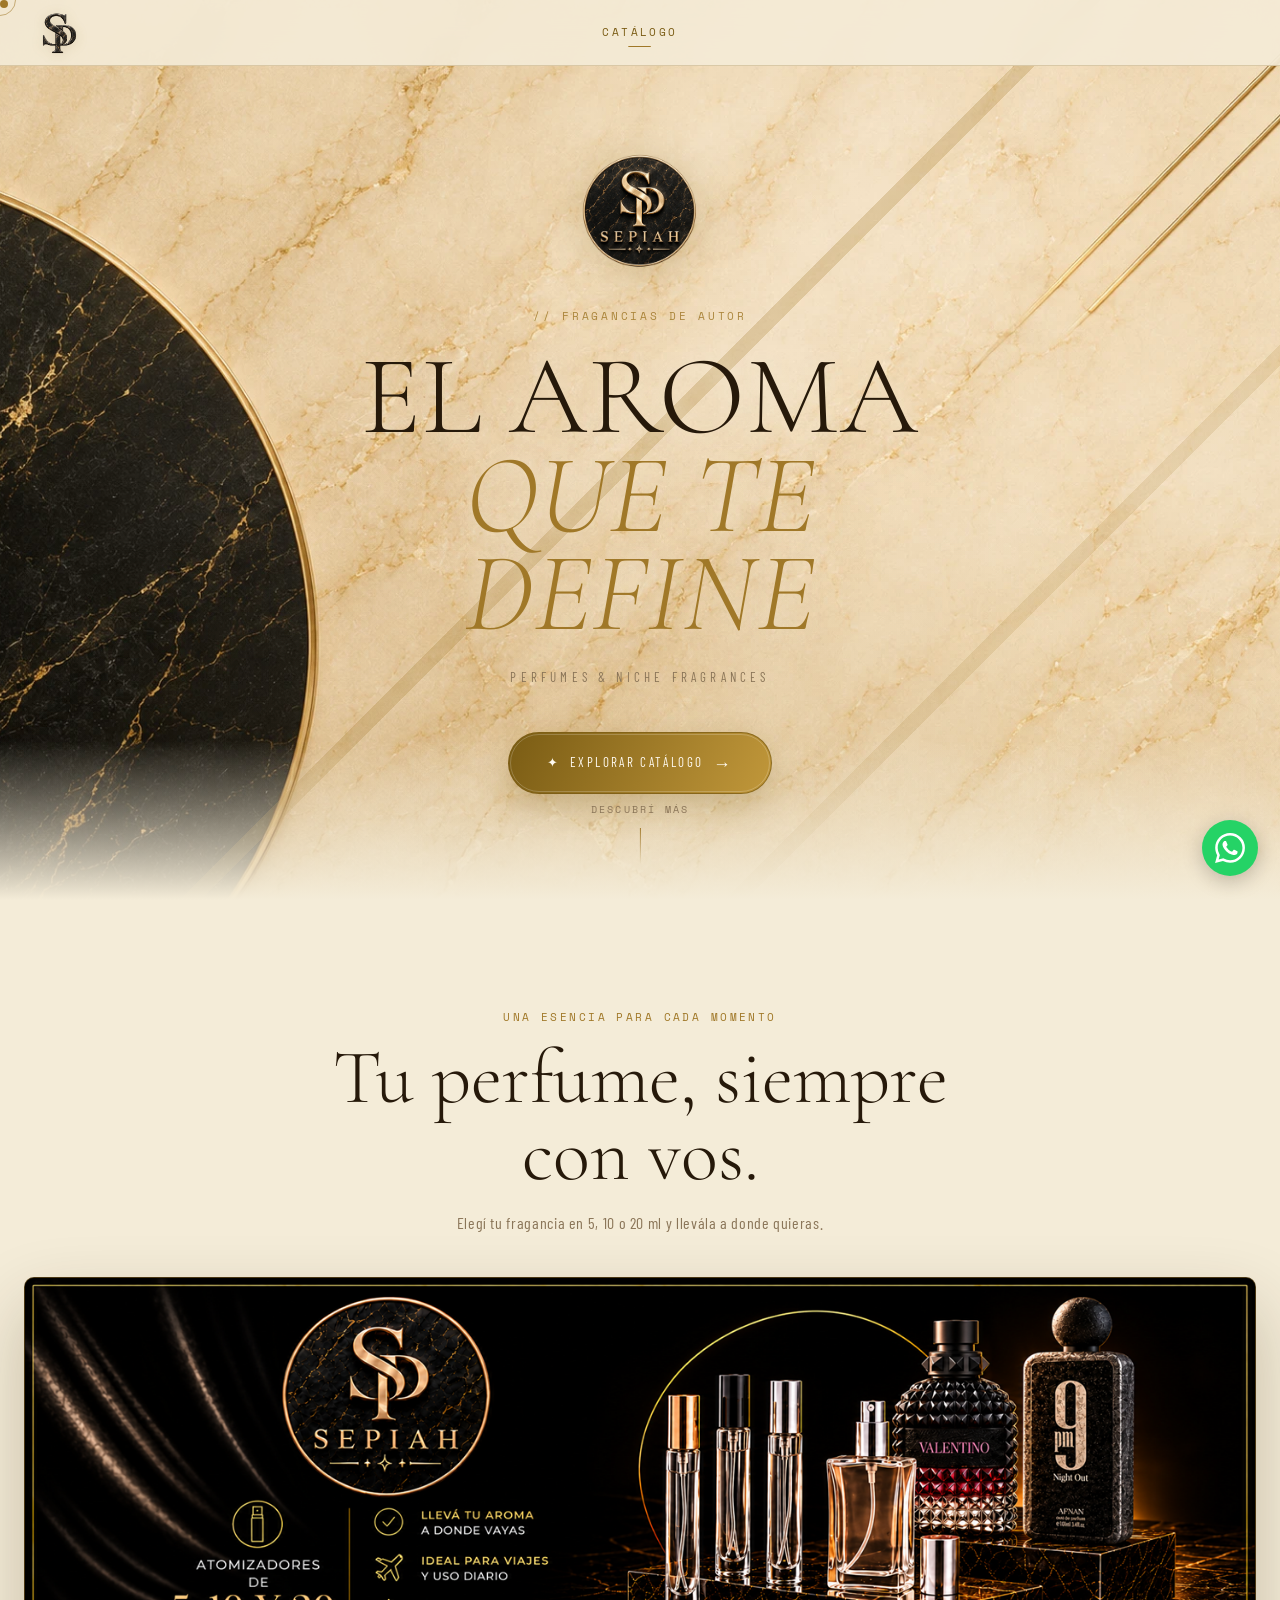
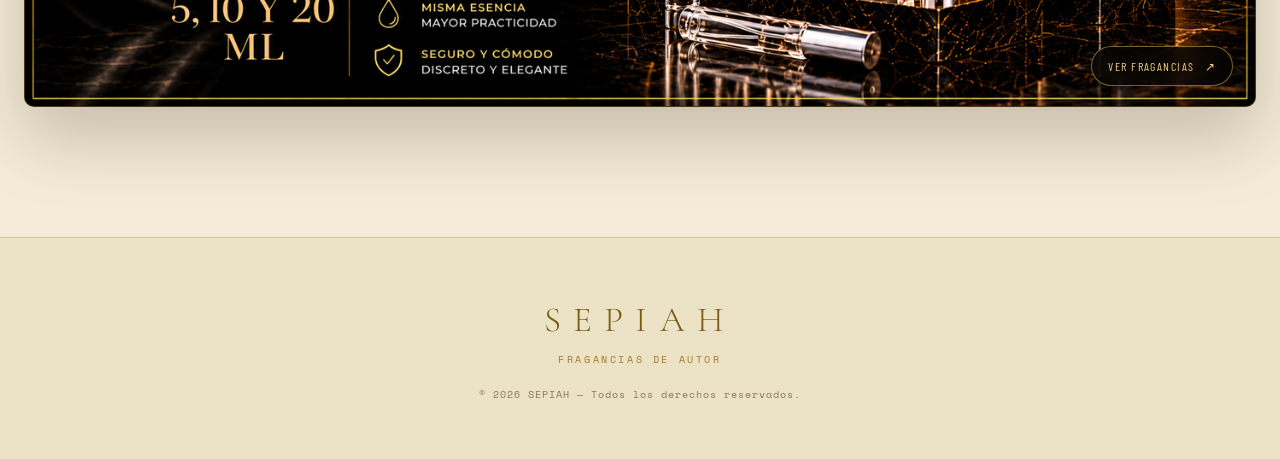
<file: index.html>
<!DOCTYPE html>
<html lang="es">
<head>
  <meta charset="UTF-8">
  <meta name="viewport" content="width=device-width, initial-scale=1.0">
  <meta name="description" content="SEPIAH — Fragancias de autor y decants seleccionados.">
  <title>SEPIAH — Fragancias</title>
  <link rel="icon" type="image/webp" href="img/brand/sepiah-logo.webp">
  <link rel="preload" as="image" href="img/brand/sepiah-transition-logo.png">
  <link href="https://fonts.googleapis.com/css2?family=Cormorant+Garamond:ital,wght@0,300;0,400;0,600;1,300;1,400&family=Barlow+Condensed:wght@300;400;600;700&family=Space+Mono:wght@400;700&display=swap" rel="stylesheet">
  <link rel="stylesheet" href="styles.css">
</head>
<body class="home-page">
  <div class="cursor" id="cursor"></div>
  <div class="cursor-ring" id="cursorRing"></div>

  <div class="page-transition" id="pageTransition" aria-hidden="true">
    <img src="img/brand/sepiah-transition-logo.png" alt="" class="transition-logo" width="360" height="360" decoding="sync" fetchpriority="high">
    <span class="transition-line"></span>
  </div>

  <nav class="site-nav home-nav" aria-label="Navegación principal">
    <a href="#hero" class="logo" aria-label="Ir al inicio">
      <img src="monograma-sp-marmol-negro.png" alt="SEPIAH" class="logo-img" width="1280" height="1280">
    </a>
    <a href="catalogo.html" class="nav-catalog-link catalog-link">Catálogo</a>
    <span class="nav-balance" aria-hidden="true"></span>
  </nav>

  <main>
    <section id="hero">
      <div class="hero-bg"></div>
      <div class="hero-content">
        <img src="img/brand/sepiah-logo.webp" alt="SEPIAH" class="hero-logo">
        <div class="hero-tag">// Fragancias de autor</div>
        <h1>
          EL AROMA<br>
          <span class="h1-accent">QUE TE DEFINE</span>
        </h1>
        <p class="hero-sub">Perfumes &amp; Niche Fragrances</p>
        <div class="hero-cta-wrap">
          <a href="catalogo.html" class="reservar-btn catalog-link">
            <span class="cta-spark" aria-hidden="true">✦</span>
            <span>Explorar catálogo</span>
            <span class="cta-arrow" aria-hidden="true">→</span>
          </a>
        </div>
      </div>
      <div class="hero-scroll">Descubrí más</div>
    </section>

    <section class="home-showcase" aria-labelledby="showcaseTitle">
      <div class="showcase-heading">
        <span class="eyebrow">Una esencia para cada momento</span>
        <h2 id="showcaseTitle">Tu perfume, siempre con vos.</h2>
        <p>Elegí tu fragancia en 5, 10 o 20 ml y llevála a donde quieras.</p>
      </div>

      <a href="catalogo.html" class="showcase-banner catalog-link" aria-label="Ver decants en el catálogo">
        <picture>
          <source media="(max-width: 768px)" srcset="img/brand/banners/banner2app.png">
          <img src="img/brand/banners/banner2web.png" alt="Decants SEPIAH disponibles en 5, 10 y 20 ml">
        </picture>
        <span class="showcase-action">Ver fragancias <span aria-hidden="true">↗</span></span>
      </a>
    </section>
  </main>

  <footer>
    <div class="footer-logo">SEPIAH</div>
    <div class="footer-tagline">Fragancias de Autor</div>
    <div class="footer-copy">© 2026 SEPIAH — Todos los derechos reservados.</div>
  </footer>

  <nav class="bottom-nav home-bottom-nav" aria-label="Navegación móvil">
    <a href="#hero" class="bottom-nav-item active">
      <svg viewBox="0 0 24 24" fill="none" stroke="currentColor" stroke-width="2" aria-hidden="true">
        <path d="M3 9l9-7 9 7v11a2 2 0 01-2 2H5a2 2 0 01-2-2z"/>
        <polyline points="9 22 9 12 15 12 15 22"/>
      </svg>
      <span>Inicio</span>
    </a>
    <a href="catalogo.html" class="bottom-nav-item catalog-link">
      <svg viewBox="0 0 24 24" fill="none" stroke="currentColor" stroke-width="2" aria-hidden="true">
        <rect x="3" y="3" width="7" height="7"/><rect x="14" y="3" width="7" height="7"/>
        <rect x="3" y="14" width="7" height="7"/><rect x="14" y="14" width="7" height="7"/>
      </svg>
      <span>Catálogo</span>
    </a>
  </nav>

  <script src="main.js"></script>
</body>
</html>
</file>
<file: styles.css>
/* ============================================
   SEPIAH FRAGANCIAS — styles.css
   Light Marble Luxury Aesthetic
============================================ */

/* ── ROOT / VARIABLES ─────────────────── */
:root {
  --bg:         #f4ecd8;
  --bg-2:       #ece3c6;
  --bg-card:    #faf4e6;
  --bg-card-2:  #f0e8d4;
  --gold:       #a07828;
  --gold-light: #c49a3c;
  --gold-dark:  #7a5c14;
  --gold-dim:   rgba(160, 120, 40, 0.12);
  --cream:      #1c1208;
  --text:       #26190a;
  --text-muted: #8a7558;
  --border:     rgba(140, 105, 35, 0.25);
  --border-dim: rgba(140, 105, 35, 0.12);
  --font-display: 'Cormorant Garamond', Georgia, serif;
  --font-body:    'Barlow Condensed', sans-serif;
  --font-mono:    'Space Mono', monospace;
}

/* ── RESET ────────────────────────────── */
*, *::before, *::after { box-sizing: border-box; margin: 0; padding: 0; }
html { scroll-behavior: smooth; }
body {
  background: var(--bg);
  color: var(--text);
  font-family: var(--font-body);
  font-size: 16px;
  line-height: 1.5;
  overflow-x: hidden;
  cursor: none;
  background-image: url('img/brand/marble-bg.webp');
  background-size: cover;
  background-position: center top;
  background-attachment: fixed;
  background-repeat: no-repeat;
}
img { display: block; max-width: 100%; }
a { text-decoration: none; color: inherit; }
button { cursor: none; font-family: inherit; border: none; background: none; }

/* ── SCROLLBAR ────────────────────────── */
::-webkit-scrollbar { width: 4px; }
::-webkit-scrollbar-track { background: var(--bg-2); }
::-webkit-scrollbar-thumb { background: var(--gold); border-radius: 2px; }

/* ── CURSOR ───────────────────────────── */
.cursor {
  width: 8px; height: 8px;
  background: var(--gold);
  border-radius: 50%;
  position: fixed; z-index: 9999;
  pointer-events: none;
  transition: transform 0.15s ease;
}
.cursor-ring {
  width: 32px; height: 32px;
  border: 1px solid rgba(160,120,40,0.55);
  border-radius: 50%;
  position: fixed; z-index: 9998;
  pointer-events: none;
  transition: transform 0.15s ease;
}

/* ── OVERLAY ──────────────────────────── */
.overlay {
  display: none;
  position: fixed; inset: 0;
  background: rgba(30,18,5,0.55);
  z-index: 200;
  backdrop-filter: blur(4px);
}
.overlay.active { display: block; }

/* ── CART SIDEBAR ─────────────────────── */
.cart-sidebar {
  position: fixed;
  top: 0; right: -440px;
  width: min(420px, 100vw);
  height: 100vh;
  background: var(--bg-card);
  border-left: 1px solid var(--border);
  z-index: 300;
  display: flex; flex-direction: column;
  transition: right 0.35s cubic-bezier(0.4, 0, 0.2, 1);
  box-shadow: -8px 0 40px rgba(30,18,5,0.15);
}
.cart-sidebar.open { right: 0; }

.cart-header {
  display: flex; justify-content: space-between; align-items: center;
  padding: 24px 28px;
  border-bottom: 1px solid var(--border);
  background: var(--bg-2);
}
.cart-header h2 {
  font-family: var(--font-display);
  font-size: 1.5rem;
  font-weight: 400;
  letter-spacing: 0.06em;
  color: var(--gold-dark);
}
.close-cart {
  color: var(--text-muted);
  font-size: 1.1rem;
  transition: color 0.2s;
  cursor: none;
  line-height: 1;
}
.close-cart:hover { color: var(--gold); }

.cart-items {
  flex: 1;
  overflow-y: auto;
  padding: 16px 28px;
}
.cart-empty {
  text-align: center;
  padding: 60px 20px;
  font-family: var(--font-mono);
  font-size: 0.72rem;
  color: var(--text-muted);
  letter-spacing: 0.12em;
  line-height: 2;
}

.cart-item {
  display: flex; gap: 14px; align-items: flex-start;
  padding: 16px 0;
  border-bottom: 1px solid var(--border-dim);
}
.cart-item-img {
  width: 60px; height: 60px;
  border-radius: 4px;
  overflow: hidden;
  background: var(--bg-2);
  flex-shrink: 0;
  border: 1px solid var(--border-dim);
}
.cart-item-img img { width: 100%; height: 100%; object-fit: cover; }
.cart-item-info { flex: 1; }
.cart-item-name {
  font-size: 0.85rem;
  font-weight: 600;
  letter-spacing: 0.03em;
  margin-bottom: 4px;
  line-height: 1.3;
  color: var(--text);
}
.cart-item-price {
  font-family: var(--font-mono);
  font-size: 0.78rem;
  color: var(--gold);
  margin-bottom: 10px;
}
.qty-controls {
  display: flex; align-items: center; gap: 10px;
}
.qty-btn {
  width: 26px; height: 26px;
  border: 1px solid var(--border) !important;
  color: var(--text);
  border-radius: 50%;
  display: flex; align-items: center; justify-content: center;
  font-size: 1rem;
  line-height: 1;
  transition: border-color 0.2s, color 0.2s, background 0.2s;
  cursor: none;
  background: none;
}
.qty-btn:hover { border-color: var(--gold) !important; color: var(--gold); background: var(--gold-dim); }
.qty-num {
  font-family: var(--font-mono);
  font-size: 0.78rem;
  min-width: 20px;
  text-align: center;
}
.cart-item-remove {
  color: var(--text-muted);
  font-size: 0.8rem;
  transition: color 0.2s;
  padding: 4px;
  cursor: none;
  flex-shrink: 0;
}
.cart-item-remove:hover { color: #b03030; }

.cart-footer {
  padding: 20px 28px;
  border-top: 1px solid var(--border);
  background: var(--bg-2);
}
.cart-total {
  display: flex; justify-content: space-between; align-items: center;
  margin-bottom: 16px;
}
.cart-total-label {
  font-size: 0.75rem;
  letter-spacing: 0.15em;
  text-transform: uppercase;
  color: var(--text-muted);
}
.cart-total-amount {
  font-family: var(--font-mono);
  font-size: 1.1rem;
  color: var(--gold-dark);
  font-weight: 700;
}
.wpp-btn {
  width: 100%;
  padding: 14px;
  background: #25D366;
  color: #fff;
  border-radius: 6px;
  font-family: var(--font-body);
  font-size: 0.95rem;
  font-weight: 700;
  letter-spacing: 0.06em;
  display: flex; align-items: center; justify-content: center; gap: 8px;
  transition: background 0.2s;
  cursor: none;
}
.wpp-btn:hover { background: #1fba58; }
.wpp-icon { width: 18px; height: 18px; flex-shrink: 0; }

/* ── NAVBAR ───────────────────────────── */
nav:not(.bottom-nav) {
  position: fixed;
  top: 0; left: 0; right: 0;
  height: 66px;
  display: flex; align-items: center;
  justify-content: space-between;
  padding: 0 36px;
  background: rgba(244, 236, 216, 0.9);
  backdrop-filter: blur(16px);
  border-bottom: 1px solid var(--border);
  z-index: 100;
}
.logo { display: flex; align-items: center; }
.logo-img {
  height: 44px; width: auto;
  object-fit: contain;
  filter: drop-shadow(0 2px 6px rgba(120,90,20,0.2));
}

.nav-links {
  display: flex; gap: 36px;
  list-style: none;
}
.nav-links a {
  font-size: 0.75rem;
  letter-spacing: 0.18em;
  text-transform: uppercase;
  color: var(--text-muted);
  transition: color 0.2s;
}
.nav-links a:hover { color: var(--gold); }

.cart-btn {
  display: flex; align-items: center; gap: 8px;
  padding: 8px 20px;
  border: 1px solid var(--border) !important;
  border-radius: 24px;
  font-family: var(--font-body);
  font-size: 0.75rem;
  letter-spacing: 0.12em;
  text-transform: uppercase;
  color: var(--text);
  transition: border-color 0.2s, color 0.2s, background 0.2s;
  cursor: none;
  background: none;
}
.cart-btn:hover { border-color: var(--gold) !important; color: var(--gold); background: var(--gold-dim); }
.cart-count {
  background: var(--gold);
  color: #fff;
  width: 20px; height: 20px;
  border-radius: 50%;
  display: flex; align-items: center; justify-content: center;
  font-size: 0.68rem;
  font-weight: 700;
  font-family: var(--font-mono);
}

/* ── HERO ─────────────────────────────── */
#hero {
  position: relative;
  min-height: 100vh;
  display: flex; align-items: center; justify-content: center;
  overflow: hidden;
}

.hero-bg {
  position: absolute; inset: 0;
  /* Marble hero overlay with gold diagonal lines */
  background:
    linear-gradient(135deg, rgba(201,168,85,0.08) 0%, transparent 50%, rgba(201,168,85,0.06) 100%),
    radial-gradient(ellipse 80% 60% at 50% 90%, rgba(160,120,40,0.12) 0%, transparent 70%);
}
.hero-bg::before {
  content: '';
  position: absolute; inset: 0;
  /* Diagonal gold border lines like in the Instagram image */
  background-image:
    linear-gradient(135deg, transparent 49.5%, rgba(160,120,40,0.25) 49.5%, rgba(160,120,40,0.25) 50.5%, transparent 50.5%),
    linear-gradient(135deg, transparent 74.5%, rgba(160,120,40,0.15) 74.5%, rgba(160,120,40,0.15) 75.5%, transparent 75.5%);
}
.hero-bg::after {
  content: '';
  position: absolute;
  bottom: 0; left: 0; right: 0;
  height: 160px;
  background: linear-gradient(to top, var(--bg), transparent);
}

.hero-content {
  position: relative; z-index: 2;
  text-align: center;
  padding: 100px 24px 60px;
  max-width: 720px;
}

.hero-logo {
  height: 130px; width: auto;
  object-fit: contain;
  margin: 0 auto 32px;
  filter: drop-shadow(0 4px 20px rgba(120,90,20,0.25));
}

.hero-tag {
  font-family: var(--font-mono);
  font-size: 0.68rem;
  letter-spacing: 0.25em;
  color: var(--gold);
  text-transform: uppercase;
  margin-bottom: 24px;
  opacity: 0.85;
}

#hero h1 {
  font-family: var(--font-display);
  font-size: clamp(3.2rem, 9vw, 7rem);
  font-weight: 300;
  line-height: 0.88;
  letter-spacing: 0.01em;
  color: var(--text);
  margin-bottom: 24px;
  text-shadow: 0 2px 20px rgba(244,236,216,0.6);
}

.h1-accent {
  color: var(--gold);
  font-style: italic;
  font-weight: 300;
}

.hero-sub {
  font-family: var(--font-body);
  font-size: 0.82rem;
  letter-spacing: 0.32em;
  text-transform: uppercase;
  color: var(--text-muted);
  margin-bottom: 44px;
}

.reservar-btn {
  display: inline-flex; align-items: center; gap: 10px;
  padding: 14px 36px;
  border: 1px solid var(--gold);
  border-radius: 2px;
  font-family: var(--font-body);
  font-size: 0.82rem;
  letter-spacing: 0.18em;
  text-transform: uppercase;
  color: var(--gold-dark);
  background: transparent;
  transition: background 0.25s, color 0.25s, box-shadow 0.25s;
  cursor: none;
  text-decoration: none;
}
.reservar-btn:hover {
  background: var(--gold);
  color: #fff;
  box-shadow: 0 4px 24px rgba(160,120,40,0.3);
}

.hero-scroll {
  position: absolute;
  bottom: 36px; left: 50%;
  transform: translateX(-50%);
  font-family: var(--font-mono);
  font-size: 0.62rem;
  letter-spacing: 0.22em;
  color: var(--text-muted);
  text-transform: uppercase;
  animation: scrollBounce 2.5s ease-in-out infinite;
  z-index: 2;
}
.hero-scroll::after {
  content: '';
  display: block;
  width: 1px; height: 36px;
  background: linear-gradient(to bottom, var(--gold), transparent);
  margin: 10px auto 0;
}
@keyframes scrollBounce {
  0%, 100% { opacity: 0.5; transform: translateX(-50%) translateY(0); }
  50% { opacity: 1; transform: translateX(-50%) translateY(8px); }
}

/* ── SECTION HEADER ───────────────────── */
.section-header {
  display: flex; align-items: center; gap: 20px;
  margin-bottom: 36px;
}
.section-num {
  font-family: var(--font-mono);
  font-size: 0.68rem;
  color: var(--gold);
  letter-spacing: 0.1em;
  opacity: 0.7;
}
.section-title {
  font-family: var(--font-display);
  font-size: 2.2rem;
  font-weight: 300;
  letter-spacing: 0.08em;
  color: var(--text);
  white-space: nowrap;
}
.section-line {
  flex: 1;
  height: 1px;
  background: linear-gradient(to right, var(--gold), rgba(160,120,40,0.1));
}

/* ── CATALOG ──────────────────────────── */
.category-bar {
  padding: 80px 36px 140px;
  max-width: 1340px;
  margin: 0 auto;
}

/* ── CAROUSEL / BRAND BANNER ──────────── */
.brand-banner {
  display: none;
  margin-bottom: 44px;
  border-radius: 8px;
  overflow: hidden;
}
.brand-banner.active { display: block; }

.carousel {
  position: relative;
  overflow: hidden;
  border-radius: 8px;
  border: 1px solid var(--border);
  box-shadow: 0 4px 24px rgba(120,90,30,0.12);
}
.carousel-track {
  display: flex;
  transition: transform 0.55s cubic-bezier(0.4, 0, 0.2, 1);
}
.carousel-track picture {
  flex-shrink: 0;
  width: 100%;
  display: block;
}
.carousel-track img {
  width: 100%;
  height: auto;
  display: block;
  object-fit: cover;
}
.carousel-dots {
  position: absolute;
  bottom: 14px; left: 50%;
  transform: translateX(-50%);
  display: flex; gap: 6px;
  z-index: 2;
}
.dot {
  width: 6px; height: 6px;
  border-radius: 50%;
  background: rgba(255,255,255,0.5);
  border: none;
  cursor: none;
  transition: background 0.25s, transform 0.25s;
  display: block;
}
.dot.active {
  background: var(--gold);
  transform: scale(1.4);
}

/* ── PRODUCTS GRID ────────────────────── */
.products-grid {
  display: grid;
  grid-template-columns: repeat(auto-fill, minmax(230px, 1fr));
  gap: 20px;
}

.product-card {
  background: var(--bg-card);
  border: 1px solid var(--border-dim);
  border-radius: 6px;
  overflow: hidden;
  transition: border-color 0.3s, transform 0.3s, box-shadow 0.3s;
  cursor: none;
}
.product-card:hover {
  border-color: var(--border);
  transform: translateY(-4px);
  box-shadow: 0 12px 36px rgba(120,90,30,0.16);
}

.product-img-wrap {
  position: relative;
  aspect-ratio: 3/4;
  overflow: hidden;
  background: var(--bg-2);
}
.product-img {
  width: 100%; height: 100%;
  object-fit: cover;
  transition: transform 0.6s ease;
}
.product-card:hover .product-img { transform: scale(1.05); }

.product-placeholder {
  width: 100%; height: 100%;
  display: flex; align-items: center; justify-content: center;
  font-size: 2.5rem;
  color: var(--gold);
  opacity: 0.3;
}

.product-tag {
  position: absolute; top: 10px; left: 10px;
  padding: 4px 10px;
  background: var(--gold);
  color: #fff;
  font-family: var(--font-mono);
  font-size: 0.62rem;
  font-weight: 700;
  letter-spacing: 0.08em;
  border-radius: 2px;
  text-transform: uppercase;
}

.card-overlay {
  position: absolute; inset: 0;
  display: flex; align-items: flex-end; justify-content: center;
  padding: 16px;
  background: linear-gradient(to top, rgba(30,18,5,0.7) 0%, rgba(30,18,5,0.1) 50%, transparent 100%);
  opacity: 0;
  transition: opacity 0.3s;
}
.product-card:hover .card-overlay { opacity: 1; }

.add-btn {
  width: 100%;
  padding: 10px 16px;
  background: var(--gold);
  color: #fff;
  border-radius: 3px;
  font-family: var(--font-body);
  font-size: 0.78rem;
  font-weight: 700;
  letter-spacing: 0.12em;
  text-transform: uppercase;
  transition: background 0.2s;
  cursor: none;
}
.add-btn:hover { background: var(--gold-light); }

.card-qty-controls {
  display: flex; align-items: center; gap: 12px;
}

.product-info {
  padding: 14px 16px;
  border-top: 1px solid var(--border-dim);
}
.product-name {
  font-size: 0.88rem;
  font-weight: 600;
  letter-spacing: 0.03em;
  margin-bottom: 6px;
  line-height: 1.35;
  color: var(--text);
}
.product-price {
  font-family: var(--font-mono);
  font-size: 0.78rem;
  color: var(--gold-dark);
  font-weight: 700;
}

/* ── TOAST ────────────────────────────── */
.toast {
  position: fixed;
  bottom: 92px; left: 50%;
  transform: translateX(-50%) translateY(20px);
  background: #1c1208;
  border: 1px solid var(--gold);
  color: #f4ecd8;
  padding: 12px 26px;
  border-radius: 4px;
  font-family: var(--font-body);
  font-size: 0.85rem;
  letter-spacing: 0.05em;
  z-index: 9000;
  opacity: 0;
  transition: opacity 0.3s, transform 0.3s;
  white-space: nowrap;
  pointer-events: none;
}
.toast.show {
  opacity: 1;
  transform: translateX(-50%) translateY(0);
}

/* ── BOTTOM NAV ───────────────────────── */
.bottom-nav {
  display: none;
  position: fixed;
  bottom: 0; left: 0; right: 0;
  height: 66px;
  background: rgba(244, 236, 216, 0.97);
  border-top: 1px solid var(--border);
  backdrop-filter: blur(16px);
  z-index: 100;
  grid-template-columns: repeat(3, 1fr);
  align-items: center;
}
.bottom-nav-item {
  display: flex; flex-direction: column; align-items: center;
  gap: 4px;
  color: var(--text-muted);
  font-size: 0.62rem;
  letter-spacing: 0.1em;
  text-transform: uppercase;
  transition: color 0.2s;
  cursor: none;
  background: none; border: none;
  text-decoration: none;
}
.bottom-nav-item svg { width: 20px; height: 20px; }
.bottom-nav-item.active,
.bottom-nav-item:hover { color: var(--gold); }
.bn-count {
  background: var(--gold);
  color: #fff;
  width: 16px; height: 16px;
  border-radius: 50%;
  font-size: 0.58rem;
  font-family: var(--font-mono);
  display: inline-flex; align-items: center; justify-content: center;
  font-weight: 700;
}

/* ── FOOTER ───────────────────────────── */
footer {
  border-top: 1px solid var(--border);
  padding: 56px 36px;
  text-align: center;
  background: var(--bg-2);
}
.footer-logo {
  font-family: var(--font-display);
  font-size: 2.2rem;
  font-weight: 300;
  letter-spacing: 0.35em;
  text-transform: uppercase;
  color: var(--gold-dark);
  margin-bottom: 6px;
}
.footer-tagline {
  font-family: var(--font-mono);
  font-size: 0.65rem;
  letter-spacing: 0.25em;
  text-transform: uppercase;
  color: var(--gold);
  margin-bottom: 20px;
}
.footer-copy {
  font-family: var(--font-mono);
  font-size: 0.62rem;
  letter-spacing: 0.1em;
  color: var(--text-muted);
}

/* ── LIGHTBOX ─────────────────────────── */
.lightbox {
  position: fixed; inset: 0;
  z-index: 1000;
  display: flex; align-items: center; justify-content: center;
  opacity: 0;
  transition: opacity 0.3s;
}
.lightbox.active { opacity: 1; }
.lightbox-overlay {
  position: absolute; inset: 0;
  background: rgba(20,12,4,0.88);
  backdrop-filter: blur(10px);
}
.lightbox-content {
  position: relative; z-index: 1;
  max-width: 90vw;
}
.lightbox-content img {
  max-width: 100%; max-height: 88vh;
  object-fit: contain;
  border: 1px solid var(--border);
  border-radius: 6px;
  display: block;
  box-shadow: 0 8px 48px rgba(0,0,0,0.5);
}
.lightbox-close {
  position: absolute; top: -44px; right: 0;
  color: #f4ecd8;
  font-size: 1.2rem;
  cursor: none;
  transition: color 0.2s;
  background: none; border: none;
  line-height: 1;
}
.lightbox-close:hover { color: var(--gold); }

/* ── EMPTY STATE ──────────────────────── */
.empty-state {
  grid-column: 1 / -1;
  text-align: center;
  padding: 80px 20px;
}
.empty-state-title {
  font-family: var(--font-display);
  font-size: 1.8rem;
  font-weight: 300;
  color: var(--text);
  margin-bottom: 12px;
}
.empty-state-text {
  font-family: var(--font-mono);
  font-size: 0.72rem;
  color: var(--text-muted);
  letter-spacing: 0.1em;
}

/* ── RESPONSIVE ───────────────────────── */
@media (max-width: 768px) {
  nav:not(.bottom-nav) { padding: 0 18px; }
  .nav-links { display: none; }

  .category-bar { padding: 60px 16px 110px; }
  .section-title { font-size: 1.8rem; }

  #hero h1 { font-size: clamp(2.6rem, 12vw, 4.5rem); }
  .hero-content { padding: 90px 20px 50px; }
  .hero-logo { height: 100px; }

  .products-grid {
    grid-template-columns: repeat(2, 1fr);
    gap: 10px;
  }

  .bottom-nav { display: grid; }
  .toast { bottom: 80px; }
  footer { padding: 40px 16px 88px; }
}

@media (max-width: 380px) {
  .products-grid { gap: 8px; }
  .product-name { font-size: 0.82rem; }
}

/* ============================================
   HOME + CATÁLOGO EN PÁGINAS SEPARADAS
============================================ */

.site-nav {
  display: grid !important;
  grid-template-columns: 1fr auto 1fr;
  gap: 24px;
}

.site-nav .logo { justify-self: start; }
.site-nav .cart-btn { justify-self: end; }
.nav-balance { width: 44px; justify-self: end; }

.nav-catalog-link,
.nav-page-title {
  justify-self: center;
  font-family: var(--font-mono);
  font-size: 0.68rem;
  letter-spacing: 0.22em;
  text-transform: uppercase;
  color: var(--gold-dark);
}

.nav-catalog-link {
  position: relative;
  padding: 10px 18px;
}

.nav-catalog-link::after {
  content: '';
  position: absolute;
  left: 18px;
  right: 18px;
  bottom: 4px;
  height: 1px;
  background: var(--gold);
  transform: scaleX(0.3);
  transition: transform 0.3s ease;
}

.nav-catalog-link:hover::after { transform: scaleX(1); }

.hero-cta-wrap {
  display: flex;
  justify-content: center;
  width: 100%;
}

.reservar-btn {
  position: relative;
  justify-content: center;
  min-width: 264px;
  overflow: hidden;
  padding: 17px 28px;
  border: 1px solid rgba(122, 92, 20, 0.72);
  border-radius: 999px;
  color: #fffaf0;
  background: linear-gradient(115deg, var(--gold-dark), var(--gold-light), var(--gold-dark));
  background-size: 220% 100%;
  box-shadow: 0 12px 32px rgba(122, 92, 20, 0.28);
  transition: transform 0.3s ease, box-shadow 0.3s ease, background-position 0.5s ease;
}

.reservar-btn::before {
  content: '';
  position: absolute;
  inset: 1px;
  border: 1px solid rgba(255,255,255,0.2);
  border-radius: inherit;
  pointer-events: none;
}

.reservar-btn:hover {
  color: #fff;
  transform: translateY(-3px);
  background-position: 100% 0;
  box-shadow: 0 18px 40px rgba(122, 92, 20, 0.38);
}

.cta-spark { animation: ctaSpark 2.2s ease-in-out infinite; }
.cta-arrow { font-size: 1.1rem; transition: transform 0.3s ease; }
.reservar-btn:hover .cta-arrow { transform: translateX(5px); }

@keyframes ctaSpark {
  0%, 100% { transform: rotate(0deg) scale(0.9); opacity: 0.7; }
  50% { transform: rotate(22deg) scale(1.2); opacity: 1; }
}

.home-showcase {
  width: min(1440px, calc(100% - 48px));
  margin: 0 auto;
  padding: 110px 0 130px;
}

.showcase-heading {
  max-width: 720px;
  margin: 0 auto 42px;
  text-align: center;
}

.eyebrow {
  display: block;
  margin-bottom: 14px;
  font-family: var(--font-mono);
  font-size: 0.66rem;
  letter-spacing: 0.23em;
  text-transform: uppercase;
  color: var(--gold);
}

.showcase-heading h2,
.catalog-hero h1 {
  font-family: var(--font-display);
  font-weight: 300;
  line-height: 1;
  color: var(--text);
}

.showcase-heading h2 { font-size: clamp(2.4rem, 6vw, 5rem); }
.showcase-heading p,
.catalog-hero p {
  margin-top: 18px;
  font-size: 1rem;
  letter-spacing: 0.04em;
  color: var(--text-muted);
}

.showcase-banner {
  position: relative;
  display: block;
  overflow: hidden;
  border: 1px solid rgba(160,120,40,0.45);
  border-radius: 10px;
  background: #050403;
  box-shadow: 0 30px 70px rgba(52,35,9,0.24);
}

.showcase-banner img {
  width: 100%;
  height: auto;
  transition: transform 0.8s cubic-bezier(0.2,0.7,0.2,1), filter 0.5s ease;
}

.showcase-banner:hover img {
  transform: scale(1.012);
  filter: brightness(1.06);
}

.showcase-action {
  position: absolute;
  right: 22px;
  bottom: 20px;
  display: inline-flex;
  align-items: center;
  gap: 10px;
  padding: 10px 16px;
  border: 1px solid rgba(214,174,75,0.55);
  border-radius: 999px;
  background: rgba(5,4,3,0.78);
  backdrop-filter: blur(10px);
  color: #f1d082;
  font-size: 0.75rem;
  letter-spacing: 0.12em;
  text-transform: uppercase;
}

/* ── TRANSICIÓN DE PÁGINA ───────────── */

.page-transition {
  position: fixed;
  inset: 0;
  z-index: 10000;
  display: grid;
  place-items: center;
  background:
    radial-gradient(circle at center, rgba(196,154,60,0.16), transparent 42%),
    rgba(12, 9, 5, 0.58);
  -webkit-backdrop-filter: blur(8px) saturate(0.82);
  backdrop-filter: blur(8px) saturate(0.82);
  opacity: 0;
  visibility: hidden;
  pointer-events: none;
  transition: opacity 0.4s ease, visibility 0.4s ease;
}

.transition-logo {
  grid-area: 1 / 1;
  width: min(230px, 42vw);
  height: auto;
  aspect-ratio: 1 / 1;
  object-fit: contain;
  opacity: 0;
  transform: scale(0.84);
  filter: drop-shadow(0 0 32px rgba(196,154,60,0.24));
}

.transition-line {
  grid-area: 1 / 1;
  width: 0;
  height: 1px;
  margin-top: min(310px, 56vw);
  background: linear-gradient(90deg, transparent, var(--gold-light), transparent);
}

.page-transition.is-active {
  opacity: 1;
  visibility: visible;
  pointer-events: all;
}

.page-transition.is-active .transition-logo {
  animation: logoReveal 1s cubic-bezier(0.22,1,0.36,1) forwards;
}

.page-transition.is-active .transition-line {
  animation: lineReveal 0.8s 0.15s ease forwards;
}

.catalog-page .page-transition {
  opacity: 1;
  visibility: visible;
  pointer-events: all;
}

.catalog-page .page-transition .transition-logo {
  opacity: 1;
  transform: scale(1);
}

.catalog-page .page-transition.is-arriving {
  animation: transitionOut 1.25s 0.2s ease forwards;
}

.catalog-page .page-transition.is-arriving .transition-logo {
  animation: logoDepart 0.9s 0.1s ease forwards;
}

.page-transition.is-complete {
  visibility: hidden;
  pointer-events: none;
}

@keyframes logoReveal {
  0% { opacity: 0; transform: scale(0.82); filter: blur(10px); }
  55% { opacity: 1; transform: scale(1.03); filter: blur(0); }
  100% { opacity: 1; transform: scale(1); filter: blur(0) drop-shadow(0 0 30px rgba(196,154,60,0.2)); }
}

@keyframes lineReveal { to { width: min(320px, 60vw); } }
@keyframes logoDepart { to { opacity: 0; transform: scale(1.08); filter: blur(8px); } }
@keyframes transitionOut { 70% { opacity: 1; } 100% { opacity: 0; } }

@keyframes logoRevealMobile {
  0% { opacity: 0; transform: translateZ(0) scale(0.88); }
  55% { opacity: 1; transform: translateZ(0) scale(1.02); }
  100% { opacity: 1; transform: translateZ(0) scale(1); }
}

@keyframes logoDepartMobile {
  to { opacity: 0; transform: translateZ(0) scale(1.06); }
}

@keyframes logoFadeReduced {
  from { opacity: 0; }
  to { opacity: 1; }
}

@keyframes logoFadeOutReduced {
  from { opacity: 1; }
  to { opacity: 0; }
}

/* ── PÁGINA CATÁLOGO ─────────────────── */

.catalog-main { padding-top: 66px; }

.catalog-hero {
  width: min(920px, calc(100% - 48px));
  margin: 0 auto;
  padding: 100px 0 38px;
  text-align: center;
}

.catalog-hero h1 { font-size: clamp(3rem, 7vw, 6rem); }

.catalog-page .category-bar {
  padding-top: 40px;
}

.catalog-page .carousel-track img {
  aspect-ratio: 1440 / 500;
  object-fit: cover;
}

/* ── VARIANTES DE PRODUCTO ───────────── */

.product-info {
  display: grid;
  gap: 10px;
}

.product-name { min-height: 2.4em; margin-bottom: 0; }

.size-field {
  display: grid;
  gap: 5px;
}

.size-field > span {
  font-family: var(--font-mono);
  font-size: 0.58rem;
  letter-spacing: 0.14em;
  text-transform: uppercase;
  color: var(--text-muted);
}

.size-field select {
  width: 100%;
  padding: 9px 30px 9px 10px;
  border: 1px solid var(--border);
  border-radius: 4px;
  background: rgba(244,236,216,0.62);
  color: var(--text);
  font-family: var(--font-body);
  font-size: 0.8rem;
  outline: none;
  cursor: pointer;
}

.size-field select:focus { border-color: var(--gold); }

.cart-item-meta {
  margin-bottom: 3px;
  font-family: var(--font-mono);
  font-size: 0.62rem;
  color: var(--text-muted);
}

/* ── ENTREGA ─────────────────────────── */

.delivery-options {
  display: grid;
  gap: 8px;
  margin: 0 0 14px;
  border: 0;
}

.delivery-options legend {
  margin-bottom: 8px;
  font-size: 0.7rem;
  letter-spacing: 0.14em;
  text-transform: uppercase;
  color: var(--text-muted);
}

.delivery-option {
  display: flex;
  gap: 10px;
  align-items: flex-start;
  padding: 10px;
  border: 1px solid var(--border-dim);
  border-radius: 6px;
  background: rgba(255,255,255,0.3);
}

.delivery-option:has(input:checked) {
  border-color: var(--gold);
  background: var(--gold-dim);
}

.delivery-option input {
  margin-top: 3px;
  accent-color: var(--gold);
}

.delivery-option span { display: grid; gap: 2px; }
.delivery-option strong { font-size: 0.78rem; letter-spacing: 0.04em; }
.delivery-option small { font-size: 0.68rem; color: var(--text-muted); }

.delivery-warning {
  min-height: 1.4em;
  margin-bottom: 10px;
  font-size: 0.7rem;
  color: #a33d2e;
}

.delivery-warning.is-valid { color: #447147; }

.wpp-btn:disabled {
  opacity: 0.45;
  filter: grayscale(0.4);
  cursor: not-allowed;
}

@media (max-width: 768px) {
  .site-nav { padding: 0 18px !important; }
  .nav-page-title { font-size: 0.62rem; }
  .home-showcase {
    width: min(100% - 28px, 560px);
    padding: 80px 0 110px;
  }
  .showcase-heading { margin-bottom: 28px; }
  .showcase-banner img { width: 100%; }
  .showcase-action {
    right: 12px;
    bottom: 12px;
    padding: 8px 12px;
    font-size: 0.64rem;
  }
  .catalog-hero {
    width: min(100% - 32px, 560px);
    padding: 72px 0 20px;
  }
  .catalog-page .carousel-track img {
    aspect-ratio: auto;
    object-fit: contain;
  }
  .card-overlay {
    opacity: 1;
    background: linear-gradient(to top, rgba(30,18,5,0.65), transparent 70%);
  }
  .product-info { padding: 12px; }
  .size-field select { font-size: 0.72rem; }
}

@media (pointer: coarse) {
  body, button { cursor: auto; }
  .cursor, .cursor-ring { display: none; }
}

@media (max-width: 768px) {
  body {
    background-image: url('img/brand/marble-bg-mobile.webp');
    background-size: 100% auto;
    background-position: center top;
    background-attachment: scroll;
    background-repeat: repeat-y;
  }
  .page-transition {
    background:
      radial-gradient(circle at center, rgba(196,154,60,0.14), transparent 44%),
      rgba(12, 9, 5, 0.52);
    -webkit-backdrop-filter: blur(6px) saturate(0.86);
    backdrop-filter: blur(6px) saturate(0.86);
  }
  .transition-logo {
    width: min(210px, 52vw);
    height: auto;
    aspect-ratio: 1 / 1;
    filter: none;
    backface-visibility: hidden;
    transform: translateZ(0) scale(0.88);
    will-change: opacity, transform;
  }
  .page-transition.is-active .transition-logo {
    animation: logoRevealMobile 0.9s cubic-bezier(0.22,1,0.36,1) forwards;
  }
  .catalog-page .page-transition .transition-logo {
    transform: translateZ(0) scale(1);
  }
  .catalog-page .page-transition.is-arriving .transition-logo {
    animation: logoDepartMobile 0.8s 0.1s ease forwards;
  }
}

@media (prefers-reduced-motion: reduce) {
  *, *::before, *::after {
    animation-duration: 0.01ms !important;
    animation-iteration-count: 1 !important;
    scroll-behavior: auto !important;
    transition-duration: 0.01ms !important;
  }
  .page-transition.is-active .transition-logo {
    animation: logoFadeReduced 0.7s ease forwards !important;
    transform: none;
    filter: none;
  }
  .catalog-page .page-transition.is-arriving .transition-logo {
    animation: logoFadeOutReduced 0.45s 0.25s ease forwards !important;
    transform: none;
    filter: none;
  }
  .catalog-page .page-transition.is-arriving {
    animation-duration: 0.75s !important;
    animation-delay: 0.25s !important;
  }
}

/* Floating WhatsApp contact, above mobile navigation. */
.whatsapp-float {
  position: fixed;
  right: max(22px, env(safe-area-inset-right));
  bottom: calc(24px + env(safe-area-inset-bottom, 0px));
  z-index: 150;
  display: flex;
  align-items: center;
  justify-content: center;
  width: 56px;
  height: 56px;
  border-radius: 50%;
  background: #25d366;
  color: #fff;
  box-shadow: 0 5px 20px rgba(0, 0, 0, 0.22);
  transition: transform 0.2s ease, background 0.2s ease;
}
.whatsapp-float-icon { width: 30px; height: 30px; }
.whatsapp-float:hover { background: #1fba58; transform: translateY(-3px); }
.whatsapp-float:focus-visible { outline: 3px solid var(--gold-dark); outline-offset: 4px; }
@media (max-width: 768px) {
  .whatsapp-float {
    right: max(16px, env(safe-area-inset-right));
    bottom: calc(82px + env(safe-area-inset-bottom, 0px));
  }
}
</file>
